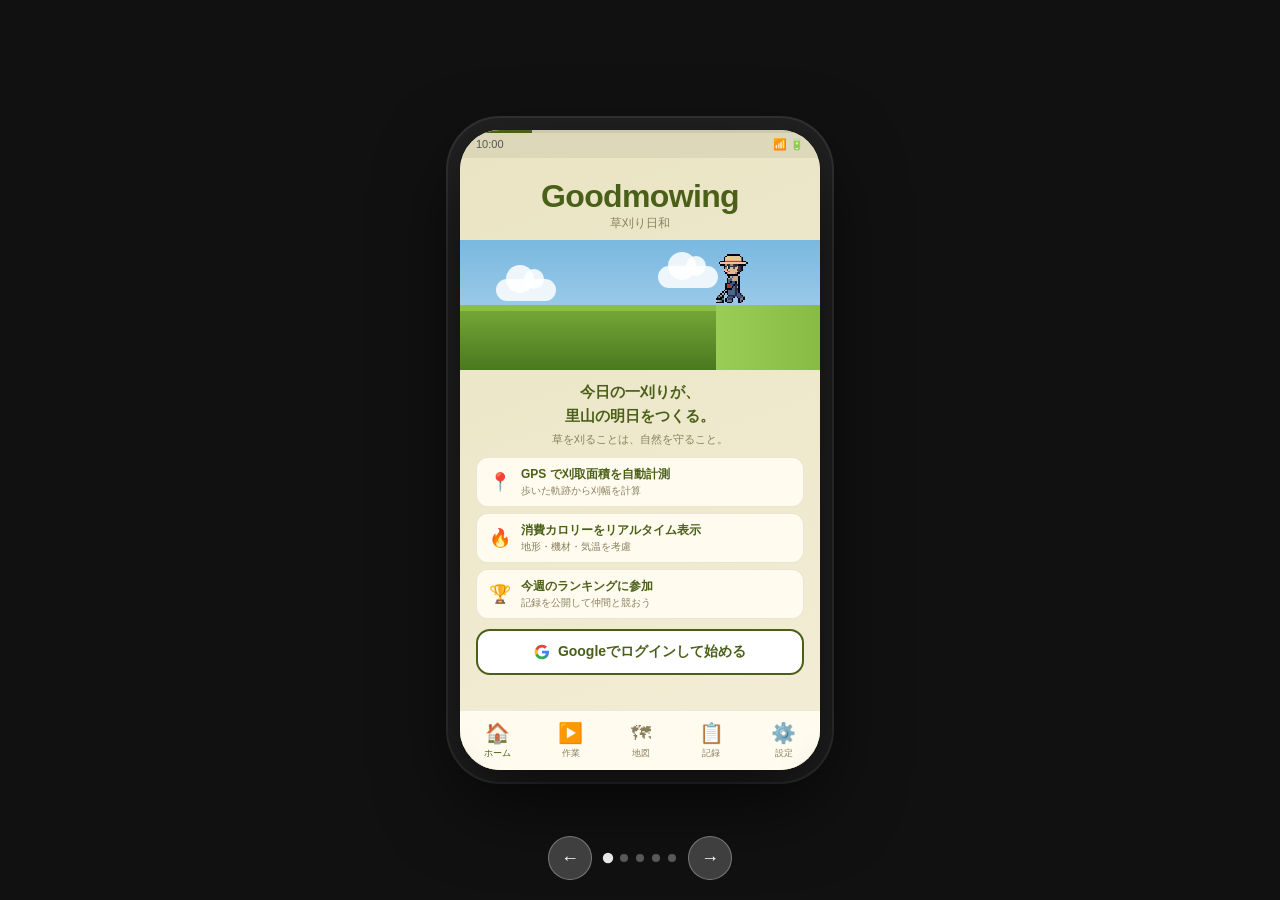
<file: demo.html>
<!DOCTYPE html>
<html lang="ja">
<head>
<meta charset="UTF-8">
<meta name="viewport" content="width=device-width, initial-scale=1.0">
<title>Goodmowing - デモムービー</title>
<style>
  * { margin:0; padding:0; box-sizing:border-box; }
  body { background:#111; display:flex; justify-content:center; align-items:center; min-height:100vh; font-family:'Noto Sans JP',sans-serif; overflow:hidden; }

  /* 16:9縦型 = 9:16 = 例えば 405x720 */
  .phone-wrap {
    width: 360px; height: 640px;
    position: relative; overflow: hidden;
    border-radius: 40px;
    box-shadow: 0 30px 80px rgba(0,0,0,.7), 0 0 0 12px #222, 0 0 0 14px #333;
    background: #f2edd5;
  }

  /* ── 各シーン ── */
  .scene {
    position: absolute; inset: 0;
    display: flex; flex-direction: column;
    align-items: center;
    opacity: 0;
    transition: opacity .6s ease;
    pointer-events: none;
  }
  .scene.active { opacity: 1; pointer-events: auto; }

  /* ステータスバー */
  .statusbar {
    width:100%; height:28px; background:rgba(0,0,0,.06);
    display:flex; align-items:center; justify-content:space-between;
    padding:0 16px; font-size:11px; color:#555; flex-shrink:0;
  }

  /* ナビバー */
  .navbar {
    position:absolute; bottom:0; left:0; right:0; height:60px;
    background:rgba(255,252,240,.95); border-top:1px solid rgba(74,82,24,.1);
    display:flex; align-items:center; justify-content:space-around;
    backdrop-filter:blur(8px);
  }
  .nav-item { display:flex;flex-direction:column;align-items:center;gap:2px;font-size:9px;color:#8a8060; }
  .nav-item.active { color:#4a6018; }
  .nav-icon { font-size:20px; }

  /* ── シーン1：デモ画面 ── */
  #scene-demo { background:linear-gradient(160deg,#eae4c4,#f2edd5); }
  .demo-logo { font-size:32px;font-weight:800;color:#4a6018;margin-top:20px;letter-spacing:-.02em; }
  .demo-sub { font-size:12px;color:#8a8060;margin-bottom:8px; }
  .demo-field {
    width:100%;height:130px;position:relative;overflow:hidden;
    background:linear-gradient(180deg,#7ab8e0,#b8daf0);flex-shrink:0;
  }
  .demo-ground {
    position:absolute;bottom:0;left:0;right:0;height:50%;
    background:linear-gradient(180deg,#78aa38,#4a7820);
  }
  .demo-ground-top { position:absolute;top:0;left:0;right:0;height:6px;background:#8abe48; }
  .demo-mowed { position:absolute;top:0;right:0;height:100%;background:linear-gradient(90deg,#9acd55,#88bb44);width:0%;transition:width 2s linear; }
  .demo-cloud { position:absolute;width:60px;height:22px;background:rgba(255,255,255,.85);border-radius:12px; }
  .demo-cloud::before,.demo-cloud::after { content:'';position:absolute;background:rgba(255,255,255,.85);border-radius:50%; }
  .demo-cloud::before { width:28px;height:28px;top:-14px;left:10px; }
  .demo-cloud::after  { width:20px;height:20px;top:-10px;left:28px; }
  .cloud1 { top:20%;left:55%;animation:cloudMove 8s linear infinite; }
  .cloud2 { top:30%;left:10%;animation:cloudMove 12s linear infinite; }
  @keyframes cloudMove { from{transform:translateX(0)} to{transform:translateX(80px)} }
  .demo-char-img {
    position:absolute;bottom:47%;image-rendering:pixelated;height:60px;width:auto;
    transition:left .3s linear;
  }
  .demo-catch { text-align:center;padding:10px 20px 0;font-size:15px;color:#4a6018;font-weight:700;line-height:1.6; }
  .demo-catch-sub { text-align:center;font-size:11px;color:#8a8060;padding:4px 20px 0; }
  .demo-features { width:calc(100% - 32px);margin:10px 0 0; display:flex;flex-direction:column;gap:6px; }
  .demo-feat { background:rgba(255,252,240,.95);border:1px solid rgba(74,82,24,.12);border-radius:12px;padding:8px 12px;display:flex;gap:10px;align-items:center;font-size:12px;font-weight:700;color:#4a6018; }
  .demo-feat-icon { font-size:18px; }
  .demo-feat-sub { font-size:10px;color:#8a8060;font-weight:400;margin-top:1px; }
  .google-btn {
    width:calc(100% - 32px);height:46px;margin-top:10px;
    background:#fff;border:2px solid #4a6018;border-radius:14px;
    display:flex;align-items:center;justify-content:center;gap:8px;
    font-size:14px;font-weight:700;color:#4a6018;cursor:pointer;
    animation:btnPulse 2s ease-in-out infinite;
  }
  @keyframes btnPulse { 0%,100%{box-shadow:0 0 0 0 rgba(74,82,24,.3)} 50%{box-shadow:0 0 0 8px rgba(74,82,24,0)} }

  /* ── シーン2：機材設定モーダル ── */
  #scene-modal { background:#f2edd5; }
  .modal-sheet {
    position:absolute;bottom:0;left:0;right:0;
    background:#fff;border-radius:24px 24px 0 0;
    padding:12px 16px 80px;
    box-shadow:0 -8px 40px rgba(0,0,0,.12);
  }
  .modal-handle { width:40px;height:4px;background:#ddd;border-radius:2px;margin:0 auto 10px; }
  .modal-title { font-size:16px;font-weight:800;color:#4a6018;text-align:center;margin-bottom:12px; }
  .form-label { font-size:10px;font-weight:700;color:#8a8060;letter-spacing:.06em;text-transform:uppercase;margin-bottom:6px; }
  .equip-grid { display:grid;grid-template-columns:repeat(3,1fr);gap:6px;margin-bottom:12px; }
  .equip-btn { background:#f8f6ee;border:1.5px solid rgba(74,82,24,.15);border-radius:10px;padding:8px 4px;font-size:10px;font-weight:700;color:#4a6018;text-align:center;cursor:pointer;transition:all .2s; }
  .equip-btn.selected { background:#4a6018;color:#fff;border-color:#4a6018; }
  .terrain-grid { display:grid;grid-template-columns:repeat(4,1fr);gap:5px;margin-bottom:8px; }
  .terrain-btn { background:#f8f6ee;border:1.5px solid rgba(74,82,24,.15);border-radius:8px;padding:6px 2px;font-size:9px;font-weight:700;color:#4a6018;text-align:center;cursor:pointer;transition:all .2s; }
  .terrain-btn.selected { background:#e87020;color:#fff;border-color:#e87020; }
  .terrain-guide-mini { background:#fafaf5;border:1px solid rgba(74,82,24,.1);border-radius:8px;padding:6px 8px;font-size:9px;color:#8a8060;line-height:1.6;margin-bottom:10px; }
  .action-row { display:flex;gap:8px; }
  .btn-start { flex:2;height:44px;background:#4a6018;color:#fff;border:none;border-radius:12px;font-size:14px;font-weight:700;cursor:pointer; }
  .btn-cancel { flex:1;height:44px;background:#f0ede0;color:#8a8060;border:none;border-radius:12px;font-size:12px;cursor:pointer; }

  /* ── シーン3：作業中 ── */
  #scene-work { background:#f2edd5; }
  .work-header { width:100%;padding:8px 16px;background:rgba(255,252,240,.9); }
  .work-label { font-size:10px;color:#8a8060;font-weight:700; }
  .work-equip { font-size:12px;color:#4a6018;font-weight:800; }
  .timer-wrap { text-align:center;padding:10px 0 6px; }
  .timer-ring {
    width:140px;height:140px;margin:0 auto;
    border:3px solid rgba(74,82,24,.2);border-radius:50%;
    background:rgba(255,252,240,.8);
    display:flex;flex-direction:column;align-items:center;justify-content:center;
    position:relative;
  }
  .timer-ring::before {
    content:'';position:absolute;inset:-3px;border-radius:50%;
    background:conic-gradient(#4a6018 var(--prog,0%), transparent 0%);
    z-index:-1;transition:--prog 1s linear;
  }
  .timer-num { font-size:38px;font-weight:800;color:#4a6018;font-family:monospace;letter-spacing:-.02em; }
  .timer-lbl { font-size:9px;color:#8a8060; }
  .gps-status { font-size:9px;color:#e87020;margin-top:2px; }
  .work-field {
    width:100%;height:120px;position:relative;overflow:hidden;
    background:linear-gradient(180deg,#7ab8e0,#b8daf0);flex-shrink:0;
  }
  .work-ground { position:absolute;bottom:0;left:0;right:0;height:50%;background:linear-gradient(180deg,#78aa38,#4a7820); }
  .work-ground-top { position:absolute;top:0;left:0;right:0;height:6px;background:#8abe48; }
  .work-mowed { position:absolute;top:0;right:0;height:100%;background:linear-gradient(90deg,#9acd55,#88bb44);width:0%;transition:width 3s linear; }
  .work-char { position:absolute;bottom:47%;image-rendering:pixelated;height:60px;width:auto;transition:left .3s linear; }
  .metrics { display:grid;grid-template-columns:repeat(3,1fr);gap:6px;padding:8px 12px 6px;width:100%; }
  .metric { background:rgba(255,252,240,.95);border:1px solid rgba(74,82,24,.1);border-radius:10px;padding:8px;text-align:center; }
  .metric-val { font-size:20px;font-weight:800;color:#4a6018; }
  .metric-unit { font-size:9px;color:#8a8060; }
  .metric-lbl { font-size:9px;color:#8a8060;margin-top:1px; }
  .work-controls { display:flex;gap:8px;padding:0 12px;width:100%;margin-top:4px; }
  .btn-pause { flex:1;height:44px;background:#f0ede0;border:none;border-radius:12px;font-size:13px;font-weight:700;color:#4a6018;cursor:pointer; }
  .btn-end { flex:2;height:44px;background:#c0392b;border:none;border-radius:12px;font-size:13px;font-weight:700;color:#fff;cursor:pointer; }

  /* ── シーン4：作業完了 ── */
  #scene-result { background:linear-gradient(160deg,#2a4a10,#4a6018); overflow-y:auto; }
  .result-congrats { font-size:10px;color:rgba(255,255,255,.7);text-align:center;padding-top:16px;letter-spacing:.06em; }
  .result-title { font-size:32px;font-weight:800;color:#9ee840;text-align:center;margin-bottom:4px; }
  .result-guts { display:flex;justify-content:center;margin:-4px 0 4px; }
  .result-guts img { height:80px;width:auto;image-rendering:pixelated;filter:drop-shadow(0 4px 12px rgba(0,0,0,.3)); }
  .result-card {
    width:calc(100% - 24px);background:rgba(255,255,255,.95);
    border-radius:16px;padding:12px 14px;margin:0 12px;
  }
  .result-date { font-size:10px;color:#8a8060;margin-bottom:4px; }
  .result-spot { font-size:14px;font-weight:800;color:#4a6018;margin-bottom:8px; }
  .result-tags { display:flex;gap:6px;flex-wrap:wrap;margin-bottom:10px; }
  .result-tag { padding:3px 10px;border-radius:20px;font-size:10px;font-weight:700; }
  .result-nums { display:grid;grid-template-columns:repeat(3,1fr);gap:6px;margin-bottom:8px; }
  .result-num { text-align:center; }
  .result-num-val { font-size:22px;font-weight:800;color:#4a6018; }
  .result-num-unit { font-size:9px;color:#8a8060; }
  .result-num-lbl { font-size:9px;color:#8a8060; }
  .result-beer { background:rgba(74,82,24,.05);border:1px solid rgba(74,82,24,.1);border-radius:10px;padding:8px;font-size:11px;color:#4a6018;text-align:center;margin-bottom:6px; }
  .share-area { width:calc(100% - 24px);margin:8px 12px 0; display:flex;flex-direction:column;gap:6px; }
  .btn-x { height:40px;background:#000;color:#fff;border:none;border-radius:10px;font-size:12px;font-weight:700;cursor:pointer;display:flex;align-items:center;justify-content:center;gap:6px; }
  .btn-insta { height:40px;background:linear-gradient(135deg,#f09433,#e6683c,#dc2743,#cc2366,#bc1888);color:#fff;border:none;border-radius:10px;font-size:12px;font-weight:700;cursor:pointer; }

  /* ── シーン5：インスタ画像 ── */
  #scene-insta { background:#111; display:flex;flex-direction:column;align-items:center;justify-content:center; }
  .insta-preview {
    width:180px;height:320px;background:linear-gradient(160deg,#2a4a10,#4a6018,#1a3008);
    border-radius:12px;overflow:hidden;position:relative;
    box-shadow:0 8px 32px rgba(0,0,0,.5);
    display:flex;flex-direction:column;align-items:center;
  }
  .insta-appname { font-size:14px;font-weight:800;color:#9ee840;margin-top:16px; }
  .insta-sub { font-size:8px;color:rgba(255,255,255,.5);margin-bottom:4px; }
  .insta-guts img { height:80px;image-rendering:pixelated; }
  .insta-nums { display:flex;gap:8px;margin-top:6px; }
  .insta-num { text-align:center; }
  .insta-num-val { font-size:16px;font-weight:800;color:#9ee840; }
  .insta-num-unit { font-size:7px;color:rgba(255,255,255,.5); }
  .insta-equip { font-size:8px;color:rgba(255,255,255,.7);margin-top:6px;text-align:center;padding:0 8px; }
  .insta-hash { font-size:7px;color:#9ee840;margin-top:4px;text-align:center; }
  .insta-grass { position:absolute;bottom:0;left:0;right:0;height:50px;background:linear-gradient(180deg,#6aaa28,#3a7010); }
  .insta-label { color:#fff;font-size:12px;margin-top:16px;opacity:.7; }
  .insta-saved { color:#9ee840;font-size:14px;font-weight:700;margin-top:8px; }

  /* タイトルオーバーレイ */
  .scene-title {
    position:absolute;bottom:70px;left:0;right:0;text-align:center;
    font-size:11px;font-weight:700;color:rgba(74,82,24,.5);letter-spacing:.08em;
    opacity:0;transition:opacity .5s;
  }
  .scene-title.show { opacity:1; }

  /* プログレスバー */
  .progress-bar {
    position:absolute;top:0;left:0;right:0;height:3px;background:rgba(74,82,24,.1);z-index:100;
  }
  .progress-fill { height:100%;background:#4a6018;width:0%;transition:width .5s; }

  /* アニメーション */
  @keyframes walkR { 0%,100%{transform:translateY(0)} 50%{transform:translateY(-3px)} }
  @keyframes walkL { 0%,100%{transform:translateY(0) scaleX(-1)} 50%{transform:translateY(-3px) scaleX(-1)} }
  @keyframes bounce { 0%,100%{transform:scale(1)} 50%{transform:scale(1.05)} }
  @keyframes fadeInUp { from{opacity:0;transform:translateY(20px)} to{opacity:1;transform:translateY(0)} }
  @keyframes timerTick { 0%{transform:scale(1)} 50%{transform:scale(1.02)} 100%{transform:scale(1)} }

  .fade-in { animation:fadeInUp .5s ease forwards; }
</style>
</head>
<body>

<div class="phone-wrap">
  <!-- プログレスバー -->
  <div class="progress-bar"><div class="progress-fill" id="progress"></div></div>

  <!-- ========== シーン1：デモ画面 ========== -->
  <div class="scene active" id="scene-demo">
    <div class="statusbar"><span>10:00</span><span>📶 🔋</span></div>
    <div class="demo-logo">Goodmowing</div>
    <div class="demo-sub">草刈り日和</div>
    <div class="demo-field">
      <div class="demo-cloud cloud1"></div>
      <div class="demo-cloud cloud2"></div>
      <div class="demo-ground">
        <div class="demo-ground-top"></div>
        <div class="demo-mowed" id="demo-mowed"></div>
      </div>
      <img class="demo-char-img" id="demo-char" src="[data-uri]" style="left:88%">
    </div>
    <div class="demo-catch">今日の一刈りが、<br>里山の明日をつくる。</div>
    <div class="demo-catch-sub">草を刈ることは、自然を守ること。</div>
    <div class="demo-features">
      <div class="demo-feat"><div class="demo-feat-icon">📍</div><div><div>GPS で刈取面積を自動計測</div><div class="demo-feat-sub">歩いた軌跡から刈幅を計算</div></div></div>
      <div class="demo-feat"><div class="demo-feat-icon">🔥</div><div><div>消費カロリーをリアルタイム表示</div><div class="demo-feat-sub">地形・機材・気温を考慮</div></div></div>
      <div class="demo-feat"><div class="demo-feat-icon">🏆</div><div><div>今週のランキングに参加</div><div class="demo-feat-sub">記録を公開して仲間と競おう</div></div></div>
    </div>
    <div class="google-btn">
      <svg width="16" height="16" viewBox="0 0 24 24"><path fill="#4285F4" d="M22.56 12.25c0-.78-.07-1.53-.2-2.25H12v4.26h5.92c-.26 1.37-1.04 2.53-2.21 3.31v2.77h3.57c2.08-1.92 3.28-4.74 3.28-8.09z"/><path fill="#34A853" d="M12 23c2.97 0 5.46-.98 7.28-2.66l-3.57-2.77c-.98.66-2.23 1.06-3.71 1.06-2.86 0-5.29-1.93-6.16-4.53H2.18v2.84C3.99 20.53 7.7 23 12 23z"/><path fill="#FBBC05" d="M5.84 14.09c-.22-.66-.35-1.36-.35-2.09s.13-1.43.35-2.09V7.07H2.18C1.43 8.55 1 10.22 1 12s.43 3.45 1.18 4.93l3.66-2.84z"/><path fill="#EA4335" d="M12 5.38c1.62 0 3.06.56 4.21 1.64l3.15-3.15C17.45 2.09 14.97 1 12 1 7.7 1 3.99 3.47 2.18 7.07l3.66 2.84c.87-2.6 3.3-4.53 6.16-4.53z"/></svg>
      Googleでログインして始める
    </div>
    <div class="navbar">
      <div class="nav-item active"><div class="nav-icon">🏠</div><span>ホーム</span></div>
      <div class="nav-item"><div class="nav-icon">▶️</div><span>作業</span></div>
      <div class="nav-item"><div class="nav-icon">🗺</div><span>地図</span></div>
      <div class="nav-item"><div class="nav-icon">📋</div><span>記録</span></div>
      <div class="nav-item"><div class="nav-icon">⚙️</div><span>設定</span></div>
    </div>
  </div>

  <!-- ========== シーン2：機材設定モーダル ========== -->
  <div class="scene" id="scene-modal">
    <div class="statusbar"><span>10:00</span><span>📶 🔋</span></div>
    <div style="flex:1;background:#f2edd5;width:100%"></div>
    <div class="modal-sheet">
      <div class="modal-handle"></div>
      <div class="modal-title">作業を開始 / Start Work</div>
      <div class="form-label">機材 / Equipment</div>
      <div class="equip-grid">
        <div class="equip-btn selected">🌀 刈払い機</div>
        <div class="equip-btn">🕷 スパイダー</div>
        <div class="equip-btn">🔨 ハンマー</div>
      </div>
      <div class="form-label">メーカー / Maker</div>
      <div class="equip-grid" style="grid-template-columns:repeat(3,1fr);margin-bottom:10px">
        <div class="equip-btn">マキタ</div>
        <div class="equip-btn selected" id="maker-shin">シンダイワ</div>
        <div class="equip-btn">共立</div>
      </div>
      <div class="form-label">地形・難易度 / Terrain</div>
      <div class="terrain-grid">
        <div class="terrain-btn">🟢 平地<br><small>0〜5°</small></div>
        <div class="terrain-btn selected" id="terrain-gentle">🟡 緩傾斜<br><small>5〜15°</small></div>
        <div class="terrain-btn">🟠 急傾斜<br><small>15〜30°</small></div>
        <div class="terrain-btn">🔴 激急斜<br><small>30°〜</small></div>
      </div>
      <div class="terrain-guide-mini">
        🟢 平地：田んぼ畦畔・道路沿い<br>
        🟡 緩傾斜：法面・果樹園（少し前傾み）<br>
        🟠 急傾斜：堤防（踏ん張らないと滑る）<br>
        🔴 激急：安全帯が必要なレベル
      </div>
      <div class="action-row">
        <button class="btn-start">▶ 作業開始！</button>
        <button class="btn-cancel">キャンセル</button>
      </div>
    </div>
  </div>

  <!-- ========== シーン3：作業中 ========== -->
  <div class="scene" id="scene-work">
    <div class="statusbar"><span>10:15</span><span>📶 🔋</span></div>
    <div class="work-header">
      <div class="work-label">作業中 / Working</div>
      <div class="work-equip">刈払い機 シンダイワ C230 ／ 緩傾斜 ★★☆☆</div>
    </div>
    <div class="timer-wrap">
      <div class="timer-ring">
        <div class="timer-num" id="timer-num">00:00</div>
        <div class="timer-lbl">経過時間</div>
        <div class="gps-status">📍 GPS計測中 ±3m</div>
      </div>
    </div>
    <div class="work-field">
      <div class="demo-cloud cloud1" style="width:50px;height:18px;top:15%;left:55%"></div>
      <div class="work-ground">
        <div class="work-ground-top"></div>
        <div class="work-mowed" id="work-mowed"></div>
      </div>
      <img class="work-char" id="work-char" src="[data-uri]" style="left:88%">
    </div>
    <div class="metrics">
      <div class="metric"><div class="metric-val" id="m-area">0.0</div><div class="metric-unit">a（推定）</div><div class="metric-lbl">刈取面積</div></div>
      <div class="metric"><div class="metric-val" id="m-kcal">0</div><div class="metric-unit">kcal</div><div class="metric-lbl">消費カロリー</div></div>
      <div class="metric"><div class="metric-val" id="m-eff">—</div><div class="metric-unit">a/h</div><div class="metric-lbl">作業効率</div></div>
    </div>
    <div class="work-controls">
      <button class="btn-pause">⏸ 休憩</button>
      <button class="btn-end">■ 作業終了 / END</button>
    </div>
    <div class="navbar">
      <div class="nav-item"><div class="nav-icon">🏠</div><span>ホーム</span></div>
      <div class="nav-item active"><div class="nav-icon">▶️</div><span>作業</span></div>
      <div class="nav-item"><div class="nav-icon">🗺</div><span>地図</span></div>
      <div class="nav-item"><div class="nav-icon">📋</div><span>記録</span></div>
      <div class="nav-item"><div class="nav-icon">⚙️</div><span>設定</span></div>
    </div>
  </div>

  <!-- ========== シーン4：作業完了 ========== -->
  <div class="scene" id="scene-result" style="overflow-y:hidden">
    <div class="statusbar" style="background:rgba(255,255,255,.1)"><span style="color:#fff">10:47</span><span style="color:#fff">📶 🔋</span></div>
    <div class="result-congrats">✨ おつかれさまでした！ / Great work!</div>
    <div class="result-title">作業完了！</div>
    <div class="result-guts"><img src="[data-uri]" alt=""></div>
    <div class="result-card">
      <div class="result-date">2026.04.28 TUE</div>
      <div class="result-spot">なつつばきキャンプ場</div>
      <div class="result-tags">
        <div class="result-tag" style="background:rgba(74,82,24,.1);color:#4a6018">🟡 緩傾斜 ★★☆☆</div>
        <div class="result-tag" style="background:rgba(74,82,24,.1);color:#4a6018">🌀 刈払い機</div>
      </div>
      <div class="result-nums">
        <div class="result-num"><div class="result-num-val">32</div><div class="result-num-unit">min</div><div class="result-num-lbl">作業時間</div></div>
        <div class="result-num"><div class="result-num-val">6.5</div><div class="result-num-unit">a</div><div class="result-num-lbl">刈取面積</div></div>
        <div class="result-num"><div class="result-num-val">130</div><div class="result-num-unit">kcal</div><div class="result-num-lbl">消費カロリー</div></div>
      </div>
      <div class="result-beer">🍺 缶ビール約0.7本分 ／ 🍚 ご飯約0.4杯分を消費！</div>
    </div>
    <div class="share-area">
      <button class="btn-x">𝕏 Xへシェア</button>
      <button class="btn-insta">📸 ストーリーズ用画像を作成</button>
    </div>
  </div>

  <!-- ========== シーン5：インスタ画像生成 ========== -->
  <div class="scene" id="scene-insta" style="background:#111">
    <div class="insta-preview">
      <div class="insta-appname">Goodmowing</div>
      <div class="insta-sub">草刈り日和</div>
      <div class="insta-guts"><img src="[data-uri]" alt=""></div>
      <div class="insta-nums">
        <div class="insta-num"><div class="insta-num-val">6.5</div><div class="insta-num-unit">a</div></div>
        <div class="insta-num"><div class="insta-num-val">130</div><div class="insta-num-unit">kcal</div></div>
        <div class="insta-num"><div class="insta-num-val">32</div><div class="insta-num-unit">min</div></div>
      </div>
      <div class="insta-equip">🌀 シンダイワ C230 ／ 緩傾斜 ★★☆☆</div>
      <div class="insta-hash">#草刈りトラッカー #Goodmowing #里山</div>
      <div class="insta-grass"></div>
    </div>
    <div class="insta-label">画像を生成中…</div>
    <div class="insta-saved" id="insta-saved" style="opacity:0">✓ 画像を保存しました！</div>
  </div>

</div>

<!-- 外部コントロール -->
<div style="position:fixed;bottom:20px;left:50%;transform:translateX(-50%);display:flex;gap:12px;z-index:999">
  <button onclick="prevScene()" style="width:44px;height:44px;background:rgba(255,255,255,.2);border:1px solid rgba(255,255,255,.3);border-radius:50%;color:#fff;font-size:18px;cursor:pointer">←</button>
  <div id="dot-wrap" style="display:flex;gap:8px;align-items:center"></div>
  <button onclick="nextScene()" style="width:44px;height:44px;background:rgba(255,255,255,.2);border:1px solid rgba(255,255,255,.3);border-radius:50%;color:#fff;font-size:18px;cursor:pointer">→</button>
</div>

<script>
const SCENES = ['scene-demo','scene-modal','scene-work','scene-result','scene-insta'];
const LABELS = ['① ログイン','② 機材・傾斜設定','③ GPS計測中','④ 作業完了','⑤ インスタシェア'];
let current = 0;
let autoTimer = null;
let sceneTimers = [];

// ドット
const dotWrap = document.getElementById('dot-wrap');
SCENES.forEach((_, i) => {
  const d = document.createElement('div');
  d.style.cssText = `width:8px;height:8px;border-radius:50%;background:rgba(255,255,255,${i===0?'0.9':'0.3'});transition:all .3s;cursor:pointer`;
  d.onclick = () => goTo(i);
  dotWrap.appendChild(d);
});

function updateDots() {
  dotWrap.querySelectorAll('div').forEach((d,i) => {
    d.style.background = i === current ? 'rgba(255,255,255,0.9)' : 'rgba(255,255,255,0.3)';
    d.style.transform = i === current ? 'scale(1.3)' : 'scale(1)';
  });
  document.getElementById('progress').style.width = ((current+1)/SCENES.length*100) + '%';
}

function goTo(idx) {
  sceneTimers.forEach(clearTimeout);
  sceneTimers = [];
  SCENES.forEach(id => document.getElementById(id).classList.remove('active'));
  current = idx;
  document.getElementById(SCENES[current]).classList.add('active');
  updateDots();
  runSceneAnimations(SCENES[current]);
  clearTimeout(autoTimer);
  autoTimer = setTimeout(() => { if(current < SCENES.length-1) goTo(current+1); }, 5000);
}

function nextScene() { if(current < SCENES.length-1) goTo(current+1); }
function prevScene() { if(current > 0) goTo(current-1); }

// シーン別アニメーション
function runSceneAnimations(id) {
  if (id === 'scene-demo') animDemo();
  if (id === 'scene-modal') animModal();
  if (id === 'scene-work') animWork();
  if (id === 'scene-result') animResult();
  if (id === 'scene-insta') animInsta();
}

function animDemo() {
  const char = document.getElementById('demo-char');
  const mowed = document.getElementById('demo-mowed');
  mowed.style.width = '0%';
  let pos = 88, dir = -1;
  const tick = setInterval(() => {
    pos += dir * 0.8;
    if (pos < 5) { pos=5; dir=1; char.style.transform='scaleX(-1)'; }
    if (pos > 88) { pos=88; dir=-1; char.style.transform='scaleX(1)'; }
    char.style.left = pos + '%';
    mowed.style.width = (100 - pos) + '%';
  }, 50);
  sceneTimers.push(setTimeout(() => clearInterval(tick), 5000));
}

function animModal() {
  // メーカー選択アニメ
  const makers = document.querySelectorAll('#scene-modal .equip-grid:nth-of-type(2) .equip-btn');
  sceneTimers.push(setTimeout(() => {
    document.getElementById('maker-shin').classList.add('selected');
  }, 800));
  // 地形選択アニメ
  sceneTimers.push(setTimeout(() => {
    document.querySelectorAll('.terrain-btn').forEach(b => b.classList.remove('selected'));
    document.getElementById('terrain-gentle').classList.add('selected');
  }, 1600));
}

function animWork() {
  const char = document.getElementById('work-char');
  const mowed = document.getElementById('work-mowed');
  const timerEl = document.getElementById('timer-num');
  const areaEl = document.getElementById('m-area');
  const kcalEl = document.getElementById('m-kcal');
  const effEl = document.getElementById('m-eff');
  mowed.style.width = '0%';
  char.style.left = '88%';
  char.style.transform = 'scaleX(1)';

  let sec = 0, pos = 88, dir = -1, mowW = 0;
  const tick = setInterval(() => {
    sec++;
    const m = String(Math.floor(sec/60)).padStart(2,'0');
    const s = String(sec%60).padStart(2,'0');
    timerEl.textContent = m + ':' + s;
    pos += dir * 0.7;
    if (pos < 5) { pos=5; dir=1; char.style.transform='scaleX(-1)'; }
    if (pos > 88) { pos=88; dir=-1; char.style.transform='scaleX(1)'; }
    char.style.left = pos + '%';
    mowW = Math.min(100 - pos, 95);
    mowed.style.width = mowW + '%';
    const area = (sec * 0.002).toFixed(1);
    areaEl.textContent = area;
    kcalEl.textContent = Math.floor(sec * 0.07);
    effEl.textContent = sec > 5 ? (parseFloat(area) / (sec/3600)).toFixed(1) : '—';
  }, 100);
  sceneTimers.push(setTimeout(() => clearInterval(tick), 5000));
}

function animResult() {
  // ガッツポーズのバウンス
  const guts = document.querySelector('#scene-result .result-guts img');
  if (guts) guts.style.animation = 'bounce 1s ease-in-out 3';
}

function animInsta() {
  const label = document.querySelector('#scene-insta .insta-label');
  const saved = document.getElementById('insta-saved');
  if (label) label.textContent = '📸 画像を生成中…';
  sceneTimers.push(setTimeout(() => {
    if (label) label.textContent = '✅ 生成完了！';
    saved.style.opacity = '1';
    saved.style.transition = 'opacity .5s';
  }, 1500));
}

// スタート
goTo(0);

// キーボード操作
document.addEventListener('keydown', e => {
  if (e.key === 'ArrowRight') nextScene();
  if (e.key === 'ArrowLeft') prevScene();
});
</script>
</body>
</html>
</file>
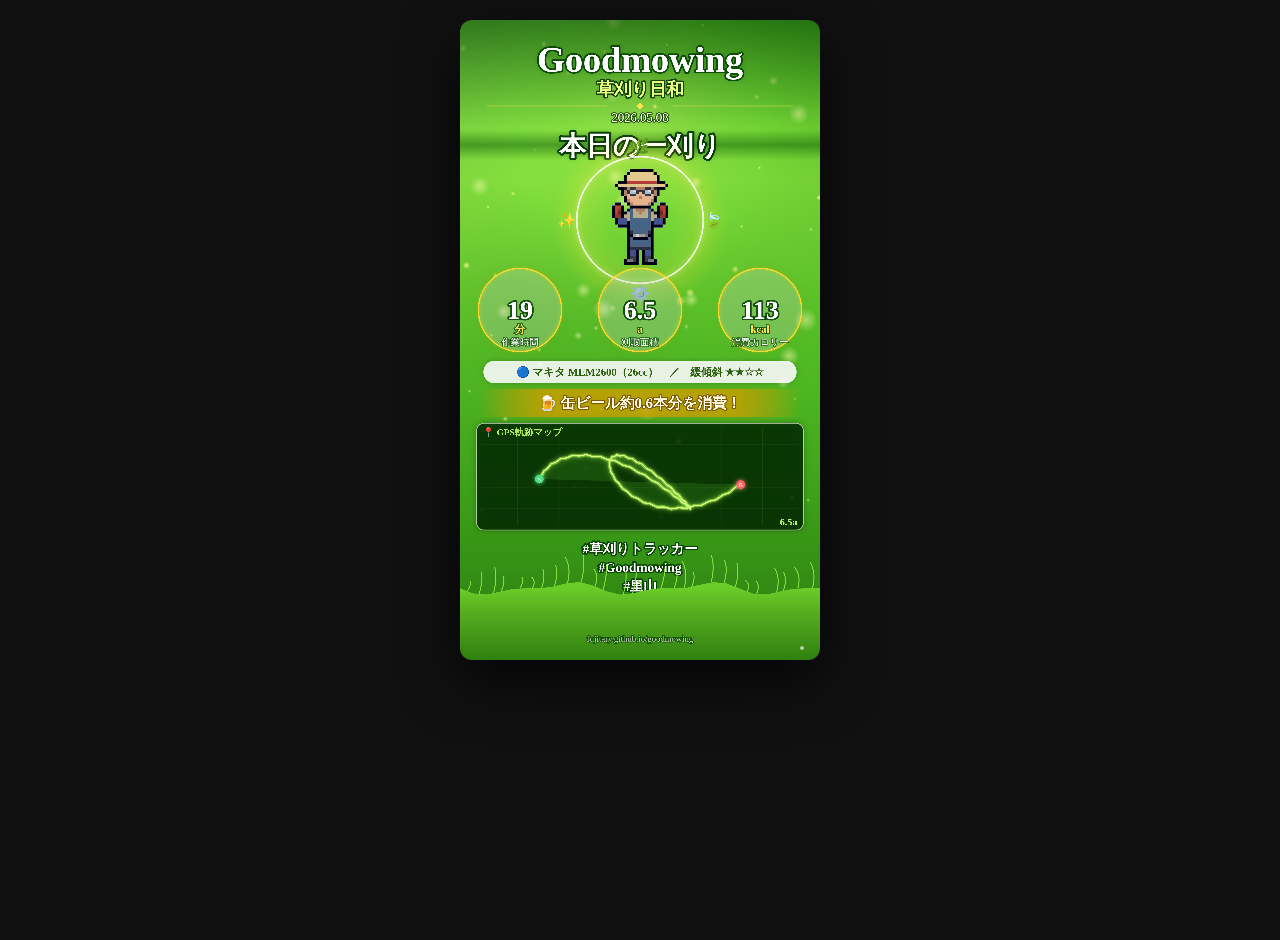
<file: story_preview.html>
<!DOCTYPE html>
<html><head><meta charset="UTF-8"><title>Goodmowing ストーリーズプレビュー</title>
<style>body{margin:0;background:#111;display:flex;justify-content:center;padding:20px;min-height:100vh}</style>
</head><body>
<canvas id="c" width="1080" height="1920" style="width:360px;height:640px;border-radius:12px;box-shadow:0 20px 60px rgba(0,0,0,.8)"></canvas>
<script>
const CHAR_IMG_GUTS='[data-uri]';
const r={date:'2026-05-08',spotName:'なつつばきキャンプ場',workDuration:1140,area:650,calories:113,terrain:'gentle',gpsPoints:[{"lat": 35.07204, "lon": 133.92101}, {"lat": 35.072059630650216, "lon": 133.92102548671556}, {"lat": 35.0720981623457, "lon": 133.92104639387765}, {"lat": 35.07211489254143, "lon": 133.92107258974855}, {"lat": 35.07214916305126, "lon": 133.92110387871313}, {"lat": 35.07216037625469, "lon": 133.92114000364137}, {"lat": 35.072188009812265, "lon": 133.92118064899404}, {"lat": 35.07219162952726, "lon": 133.92122544463388}, {"lat": 35.07221090003709, "lon": 133.92127397029603}, {"lat": 35.07220559307105, "lon": 133.9213257606641}, {"lat": 35.07221559307105, "lon": 133.92138031099032}, {"lat": 35.072200900037096, "lon": 133.92143708319185}, {"lat": 35.072201629527264, "lon": 133.9214955123499}, {"lat": 35.07217800981227, "lon": 133.92155501353278}, {"lat": 35.072170376254704, "lon": 133.9216149888608}, {"lat": 35.07213916305127, "lon": 133.92167483472747}, {"lat": 35.07212489254144, "lon": 133.92173394909}, {"lat": 35.072088162345715, "lon": 133.92179173874075}, {"lat": 35.072069630650226, "lon": 133.92184762647204}, {"lat": 35.072030000000005, "lon": 133.92190105804775}, {"lat": 35.072010000000006, "lon": 133.92195150889748}, {"lat": 35.071970369349785, "lon": 133.92199849045224}, {"lat": 35.0719518376543, "lon": 133.9220415560455}, {"lat": 35.07191510745857, "lon": 133.92208030630812}, {"lat": 35.07190083694874, "lon": 133.92211439399182}, {"lat": 35.07186962374531, "lon": 133.92214352816345}, {"lat": 35.07186199018774, "lon": 133.92216747771874}, {"lat": 35.07183837047275, "lon": 133.92218607417377}, {"lat": 35.071839099962915, "lon": 133.92219921369974}, {"lat": 35.07182440692896, "lon": 133.9222068583772}, {"lat": 35.071834406928964, "lon": 133.92220903665395}, {"lat": 35.07182909996292, "lon": 133.92220584300145}, {"lat": 35.07184837047275, "lon": 133.9221974367738}, {"lat": 35.071851990187746, "lon": 133.9221840402831}, {"lat": 35.07187962374532, "lon": 133.9221659361142}, {"lat": 35.071890836948754, "lon": 133.9221434637118}, {"lat": 35.07192510745858, "lon": 133.9221170152804}, {"lat": 35.07194183765431, "lon": 133.92208703104748}, {"lat": 35.071980369349795, "lon": 133.92205399394612}, {"lat": 35.07200000000001, "lon": 133.92201842378228}, {"lat": 35.07204000000001, "lon": 133.92198087095647}, {"lat": 35.07205963065022, "lon": 133.92194190981596}, {"lat": 35.07209816234571, "lon": 133.92190213171773}, {"lat": 35.072114892541435, "lon": 133.9218621378861}, {"lat": 35.072149163051265, "lon": 133.92182253215105}, {"lat": 35.0721603762547, "lon": 133.92178391365505}, {"lat": 35.07218800981227, "lon": 133.9217468696166}, {"lat": 35.07219162952727, "lon": 133.92171196823782}, {"lat": 35.0722109000371, "lon": 133.92167975184154}, {"lat": 35.072205593071054, "lon": 133.92165073032118}, {"lat": 35.07221559307106, "lon": 133.9216253749821}, {"lat": 35.0722009000371, "lon": 133.9216041128493}, {"lat": 35.07220162952727, "lon": 133.92158732150955}, {"lat": 35.072178009812276, "lon": 133.92157532455104}, {"lat": 35.07217037625471, "lon": 133.92156838765504}, {"lat": 35.072139163051276, "lon": 133.92156671538686}, {"lat": 35.072124892541446, "lon": 133.9215704487252}, {"lat": 35.07208816234572, "lon": 133.92157966335932}, {"lat": 35.07206963065023, "lon": 133.921594368775}, {"lat": 35.07203000000001, "lon": 133.92161450813978}, {"lat": 35.07201000000001, "lon": 133.9216399589895}, {"lat": 35.07197036934979, "lon": 133.92167053470743}, {"lat": 35.071951837654304, "lon": 133.92170598677822}, {"lat": 35.07191510745858, "lon": 133.9217460077895}, {"lat": 35.07190083694875, "lon": 133.92179023514478}, {"lat": 35.071869623745314, "lon": 133.92183825544308}, {"lat": 35.07186199018775, "lon": 133.9218896094718}, {"lat": 35.071838370472754, "lon": 133.9219437977533}, {"lat": 35.07183909996292, "lon": 133.9220002865776}, {"lat": 35.07182440692897, "lon": 133.9220585144485}, {"lat": 35.07183440692897, "lon": 133.92211789886554}, {"lat": 35.071829099962926, "lon": 133.9221778433593}, {"lat": 35.07184837047276, "lon": 133.9222377446957}, {"lat": 35.07185199018775, "lon": 133.92229700016202}, {"lat": 35.071879623745325, "lon": 133.9223550148463}, {"lat": 35.07189083694876, "lon": 133.92241120882292}, {"lat": 35.07192510745859, "lon": 133.92246502415693}, {"lat": 35.071941837654315, "lon": 133.9225159316428}, {"lat": 35.0719803693498, "lon": 133.9225634371963}, {"lat": 35.07200000000002, "lon": 133.92260708782197}]};
const equipLabel='マキタ MEM2600（26cc）';
const terrainLabel='緩傾斜 ★★☆☆';

function shadow(ctx, color='rgba(0,0,0,0.7)', blur=18){ctx.shadowColor=color;ctx.shadowBlur=blur;}
function clearShadow(ctx){ctx.shadowColor='transparent';ctx.shadowBlur=0;}

// テキストに縁取り（視認性UP）
function strokeText(ctx, text, x, y, strokeColor='rgba(0,0,0,0.6)', strokeW=8){
  ctx.save();
  ctx.strokeStyle=strokeColor;ctx.lineWidth=strokeW;ctx.lineJoin='round';
  ctx.strokeText(text,x,y);
  ctx.restore();
}

async function draw(){
  const canvas=document.getElementById('c');
  const ctx=canvas.getContext('2d');
  const W=1080,H=1920;

  // ── 背景 ──
  const bg=ctx.createLinearGradient(0,0,0,H);
  bg.addColorStop(0,'#4ab820');bg.addColorStop(0.25,'#78d835');bg.addColorStop(0.5,'#55c025');bg.addColorStop(0.75,'#3da018');bg.addColorStop(1,'#2a7a10');
  ctx.fillStyle=bg;ctx.fillRect(0,0,W,H);
  const radGlow=ctx.createRadialGradient(W*0.5,H*0.15,0,W*0.5,H*0.15,W*0.9);
  radGlow.addColorStop(0,'rgba(220,255,120,0.35)');radGlow.addColorStop(0.4,'rgba(150,255,80,0.15)');radGlow.addColorStop(1,'rgba(0,0,0,0)');
  ctx.fillStyle=radGlow;ctx.fillRect(0,0,W,H);
  const shine=ctx.createLinearGradient(0,0,W*0.7,H*0.5);
  shine.addColorStop(0,'rgba(255,255,200,0.20)');shine.addColorStop(0.4,'rgba(200,255,100,0.10)');shine.addColorStop(1,'rgba(0,0,0,0)');
  ctx.fillStyle=shine;ctx.fillRect(0,0,W,H);
  for(let i=0;i<20;i++){const sx=Math.random()*W,sy=Math.random()*H*0.7,sr=3+Math.random()*6;const sg=ctx.createRadialGradient(sx,sy,0,sx,sy,sr*4);sg.addColorStop(0,'rgba(255,255,180,0.5)');sg.addColorStop(1,'rgba(255,255,180,0)');ctx.fillStyle=sg;ctx.beginPath();ctx.arc(sx,sy,sr*4,0,Math.PI*2);ctx.fill();}

  // ホタル
  for(let i=0;i<40;i++){
    const px=Math.random()*W,py=Math.random()*H*0.8,pr=1.5+Math.random()*3,alpha=0.4+Math.random()*0.5;
    const grd=ctx.createRadialGradient(px,py,0,px,py,pr*3);
    grd.addColorStop(0,`rgba(255,255,150,${alpha})`);grd.addColorStop(1,'rgba(255,255,150,0)');
    ctx.fillStyle=grd;ctx.beginPath();ctx.arc(px,py,pr*3,0,Math.PI*2);ctx.fill();
  }

  ctx.textAlign='center';

  // ── タイトルエリア：半透明ダーク帯 ──
  const titleBg=ctx.createLinearGradient(0,0,0,320);
  titleBg.addColorStop(0,'rgba(0,60,0,0.55)');titleBg.addColorStop(1,'rgba(0,60,0,0.0)');
  ctx.fillStyle=titleBg;ctx.fillRect(0,0,W,320);

  // Goodmowing
  ctx.font='bold 108px serif';
  strokeText(ctx,'Goodmowing',W/2,155,'rgba(0,50,0,0.8)',10);
  ctx.save();shadow(ctx,'rgba(0,100,0,0.5)',20);
  ctx.fillStyle='#ffffff';ctx.fillText('Goodmowing',W/2,155);ctx.restore();

  // 草刈り日和
  ctx.font='bold 52px serif';
  strokeText(ctx,'草刈り日和',W/2,225,'rgba(0,50,0,0.8)',8);
  ctx.save();shadow(ctx,'rgba(0,0,0,0.4)',10);
  ctx.fillStyle='#e8ff80';ctx.fillText('草刈り日和',W/2,225);ctx.restore();

  // 区切り線（ゴールド）
  ctx.save();
  ctx.strokeStyle='rgba(255,230,80,0.8)';ctx.lineWidth=2.5;
  ctx.beginPath();ctx.moveTo(80,258);ctx.lineTo(440,258);ctx.stroke();
  ctx.beginPath();ctx.moveTo(640,258);ctx.lineTo(1000,258);ctx.stroke();
  // ダイヤ
  ctx.fillStyle='#ffe050';ctx.save();ctx.translate(540,258);ctx.rotate(Math.PI/4);ctx.fillRect(-7,-7,14,14);ctx.restore();
  ctx.restore();

  // 日付
  ctx.font='38px serif';
  strokeText(ctx,'2026.05.08',W/2,305,'rgba(0,50,0,0.7)',6);
  ctx.save();shadow(ctx,'rgba(0,0,0,0.3)',8);
  ctx.fillStyle='#fffde0';ctx.fillText('2026.05.08',W/2,305);ctx.restore();

  // ── 「本日の一刈り」── 背景帯付き
  ctx.save();
  const ttlBg=ctx.createLinearGradient(0,330,0,420);
  ttlBg.addColorStop(0,'rgba(0,80,0,0.0)');ttlBg.addColorStop(0.5,'rgba(0,80,0,0.45)');ttlBg.addColorStop(1,'rgba(0,80,0,0.0)');
  ctx.fillStyle=ttlBg;ctx.fillRect(0,330,W,90);ctx.restore();
  ctx.font='bold 80px serif';
  strokeText(ctx,'本日の一刈り',W/2,405,'rgba(0,60,0,0.9)',12);
  ctx.save();shadow(ctx,'rgba(0,0,0,0.5)',16);
  ctx.fillStyle='#ffffff';ctx.fillText('本日の一刈り',W/2,405);ctx.restore();

  // 光輪
  const cx=W/2,cy=600,ringR=190;
  const glowGrd=ctx.createRadialGradient(cx,cy,ringR*0.5,cx,cy,ringR*1.4);
  glowGrd.addColorStop(0,'rgba(255,240,80,0.0)');glowGrd.addColorStop(0.6,'rgba(255,230,50,0.20)');glowGrd.addColorStop(1,'rgba(255,230,50,0.0)');
  ctx.fillStyle=glowGrd;ctx.beginPath();ctx.arc(cx,cy,ringR*1.4,0,Math.PI*2);ctx.fill();
  // 白いリング
  ctx.save();ctx.strokeStyle='rgba(255,255,255,0.8)';ctx.lineWidth=5;
  ctx.shadowColor='rgba(255,255,200,0.8)';ctx.shadowBlur=20;
  ctx.beginPath();ctx.arc(cx,cy,ringR,0,Math.PI*2);ctx.stroke();ctx.restore();
  ['🌿','🍃','⚙️','✨'].forEach((em,i)=>{
    const angle=(i/4)*Math.PI*2-Math.PI/2;
    ctx.font='46px serif';ctx.fillText(em,cx+Math.cos(angle)*(ringR+30),cy+Math.sin(angle)*(ringR+30)+16);
  });

  // キャラ
  const img=new Image();
  await new Promise((res,rej)=>{img.onload=res;img.onerror=rej;img.src=CHAR_IMG_GUTS;});
  const ch=320,cw=img.width*ch/img.height;
  ctx.imageSmoothingEnabled=false;
  ctx.drawImage(img,W/2-cw/2,cy-ch/2-10,cw,ch);

  // ── 数値バッジ（白背景で視認性UP） ──
  const mins=Math.floor(r.workDuration/60);
  const metrics=[{val:`${mins}`,unit:'分',lbl:'作業時間'},{val:'6.5',unit:'a',lbl:'刈取面積'},{val:`${r.calories}`,unit:'kcal',lbl:'消費カロリー'}];
  const metY=870;
  metrics.forEach((m,i)=>{
    const mx=180+i*360;
    // 白い円背景（くっきり）
    ctx.save();ctx.shadowColor='rgba(0,0,0,0.3)';ctx.shadowBlur=24;
    ctx.fillStyle='rgba(255,255,255,0.22)';
    ctx.beginPath();ctx.arc(mx,metY,125,0,Math.PI*2);ctx.fill();ctx.restore();
    // ゴールドリング
    ctx.save();ctx.strokeStyle='rgba(255,220,50,0.9)';ctx.lineWidth=4;
    ctx.shadowColor='rgba(255,200,0,0.6)';ctx.shadowBlur=12;
    ctx.beginPath();ctx.arc(mx,metY,125,0,Math.PI*2);ctx.stroke();ctx.restore();
    // 数値（白・縁取り）
    ctx.font=`bold ${m.val.length>4?62:78}px serif`;
    strokeText(ctx,m.val,mx,metY+26,'rgba(0,60,0,0.8)',10);
    ctx.save();shadow(ctx,'rgba(0,0,0,0.3)',6);
    ctx.fillStyle='#ffffff';ctx.fillText(m.val,mx,metY+26);ctx.restore();
    // 単位
    ctx.font='bold 32px serif';
    strokeText(ctx,m.unit,mx,metY+68,'rgba(0,60,0,0.7)',6);
    ctx.fillStyle='#ffe050';ctx.fillText(m.unit,mx,metY+68);
    // ラベル
    ctx.font='28px serif';
    strokeText(ctx,m.lbl,mx,metY+106,'rgba(0,60,0,0.6)',5);
    ctx.fillStyle='#ffffff';ctx.fillText(m.lbl,mx,metY+106);
  });

  // ── 機材バッジ（白背景帯） ──
  ctx.save();
  ctx.fillStyle='rgba(255,255,255,0.88)';
  ctx.shadowColor='rgba(0,0,0,0.2)';ctx.shadowBlur=16;
  ctx.beginPath();ctx.roundRect(70,1022,940,68,34);ctx.fill();ctx.restore();
  ctx.font='bold 32px serif';ctx.fillStyle='#2a6010';
  ctx.fillText(`🔵 ${equipLabel}　／　${terrainLabel}`,W/2,1067);

  // ── 缶ビール（ゴールド帯） ──
  ctx.save();
  const beerBg=ctx.createLinearGradient(60,1108,1020,1108);
  beerBg.addColorStop(0,'rgba(200,160,0,0.0)');beerBg.addColorStop(0.2,'rgba(200,160,0,0.75)');beerBg.addColorStop(0.8,'rgba(200,160,0,0.75)');beerBg.addColorStop(1,'rgba(200,160,0,0.0)');
  ctx.fillStyle=beerBg;ctx.shadowColor='rgba(200,150,0,0.5)';ctx.shadowBlur=16;
  ctx.beginPath();ctx.roundRect(60,1106,960,86,20);ctx.fill();ctx.restore();
  const beers=(r.calories/200).toFixed(1);
  ctx.font='bold 44px serif';
  strokeText(ctx,`🍺 缶ビール約${beers}本分を消費！`,W/2,1164,'rgba(100,50,0,0.6)',6);
  ctx.save();shadow(ctx,'rgba(0,0,0,0.2)',6);
  ctx.fillStyle='#fff8e0';ctx.fillText(`🍺 缶ビール約${beers}本分を消費！`,W/2,1164);ctx.restore();

  // ── GPS地図（白枠・濃い背景） ──
  const gpsPoints=r.gpsPoints||[];
  const mapX=50,mapY=1210,mapW=980,mapH=320;
  // 地図背景（濃いめで軌跡を際立たせる）
  ctx.save();ctx.shadowColor='rgba(0,0,0,0.4)';ctx.shadowBlur=20;
  ctx.fillStyle='rgba(0,40,0,0.80)';
  ctx.beginPath();ctx.roundRect(mapX,mapY,mapW,mapH,22);ctx.fill();ctx.restore();
  // 白枠
  ctx.save();ctx.strokeStyle='rgba(255,255,255,0.6)';ctx.lineWidth=2.5;
  ctx.beginPath();ctx.roundRect(mapX,mapY,mapW,mapH,22);ctx.stroke();ctx.restore();
  // グリッド
  ctx.strokeStyle='rgba(158,232,64,0.1)';ctx.lineWidth=1;
  for(let gi=1;gi<5;gi++){const gy=mapY+gi*mapH/5;ctx.beginPath();ctx.moveTo(mapX+14,gy);ctx.lineTo(mapX+mapW-14,gy);ctx.stroke();}
  for(let gi=1;gi<8;gi++){const gx=mapX+gi*mapW/8;ctx.beginPath();ctx.moveTo(gx,mapY+14);ctx.lineTo(gx,mapY+mapH-14);ctx.stroke();}
  // タイトル
  ctx.font='bold 28px serif';ctx.fillStyle='rgba(200,255,100,0.9)';ctx.textAlign='left';
  ctx.fillText('📍 GPS軌跡マップ',mapX+18,mapY+36);ctx.textAlign='center';

  if(gpsPoints.length>2){
    const lats=gpsPoints.map(p=>p.lat),lons=gpsPoints.map(p=>p.lon);
    const minLat=Math.min(...lats),maxLat=Math.max(...lats),minLon=Math.min(...lons),maxLon=Math.max(...lons);
    const pad=0.18,latR=(maxLat-minLat)||0.0001,lonR=(maxLon-minLon)||0.0001;
    const da={x:mapX+18,y:mapY+48,w:mapW-36,h:mapH-65};
    const toX=lon=>da.x+(lon-minLon)/lonR*da.w*(1-pad*2)+da.w*pad;
    const toY=lat=>da.y+(maxLat-lat)/latR*da.h*(1-pad*2)+da.h*pad;
    // 面積塗り
    ctx.save();ctx.fillStyle='rgba(100,220,50,0.15)';
    ctx.beginPath();gpsPoints.forEach((p,i)=>i===0?ctx.moveTo(toX(p.lon),toY(p.lat)):ctx.lineTo(toX(p.lon),toY(p.lat)));
    ctx.closePath();ctx.fill();ctx.restore();
    // グロー軌跡
    ctx.save();ctx.shadowColor='#b8ff60';ctx.shadowBlur=18;
    ctx.strokeStyle='rgba(180,255,80,0.4)';ctx.lineWidth=10;ctx.lineCap='round';ctx.lineJoin='round';
    ctx.beginPath();gpsPoints.forEach((p,i)=>i===0?ctx.moveTo(toX(p.lon),toY(p.lat)):ctx.lineTo(toX(p.lon),toY(p.lat)));ctx.stroke();
    ctx.strokeStyle='#d8ff80';ctx.lineWidth=3.5;ctx.shadowBlur=8;
    ctx.beginPath();gpsPoints.forEach((p,i)=>i===0?ctx.moveTo(toX(p.lon),toY(p.lat)):ctx.lineTo(toX(p.lon),toY(p.lat)));ctx.stroke();
    ctx.restore();
    // S・Gマーカー
    const sp=gpsPoints[0],ep=gpsPoints[gpsPoints.length-1];
    ctx.save();ctx.shadowColor='#4ade80';ctx.shadowBlur=14;
    ctx.fillStyle='#4ade80';ctx.beginPath();ctx.arc(toX(sp.lon),toY(sp.lat),13,0,Math.PI*2);ctx.fill();ctx.restore();
    ctx.fillStyle='#fff';ctx.font='bold 17px serif';ctx.fillText('S',toX(sp.lon),toY(sp.lat)+7);
    ctx.save();ctx.shadowColor='#ff8080';ctx.shadowBlur=14;
    ctx.fillStyle='#ff6060';ctx.beginPath();ctx.arc(toX(ep.lon),toY(ep.lat),13,0,Math.PI*2);ctx.fill();ctx.restore();
    ctx.fillStyle='#fff';ctx.font='bold 17px serif';ctx.fillText('G',toX(ep.lon),toY(ep.lat)+7);
    // 面積ラベル
    ctx.font='bold 30px serif';ctx.fillStyle='rgba(200,255,100,0.95)';ctx.textAlign='right';
    ctx.fillText(`${((r.area||0)/100).toFixed(1)}a`,mapX+mapW-18,mapY+mapH-14);ctx.textAlign='center';
  }

  // ── ハッシュタグ（白・黒縁取り） ──
  ctx.font='bold 40px serif';
  ['#草刈りトラッカー','#Goodmowing','#里山'].forEach((tag,i)=>{
    const ty=1600+i*56;
    strokeText(ctx,tag,W/2,ty,'rgba(0,60,0,0.8)',8);
    ctx.save();shadow(ctx,'rgba(0,0,0,0.3)',8);
    ctx.fillStyle='#ffffff';ctx.fillText(tag,W/2,ty);ctx.restore();
  });

  // ── 草原 ──
  const grassY=H*0.888;
  const grassGrd=ctx.createLinearGradient(0,grassY,0,H);
  grassGrd.addColorStop(0,'#6acc28');grassGrd.addColorStop(0.3,'#58b020');grassGrd.addColorStop(1,'#308010');
  ctx.fillStyle=grassGrd;ctx.beginPath();ctx.moveTo(0,grassY+20);
  for(let x=0;x<=W;x+=40) ctx.lineTo(x,grassY+Math.sin(x*0.015)*14+Math.sin(x*0.03)*8);
  ctx.lineTo(W,H);ctx.lineTo(0,H);ctx.closePath();ctx.fill();
  ctx.strokeStyle='#88dd40';ctx.lineWidth=3;
  for(let i=0;i<28;i++){
    const gx=(i/28)*W+Math.random()*28,gy=grassY+Math.sin(gx*0.015)*14+Math.sin(gx*0.03)*8,gh=30+Math.random()*55;
    ctx.beginPath();ctx.moveTo(gx,gy);ctx.quadraticCurveTo(gx+12,gy-gh*0.6,gx+(Math.random()-0.5)*24,gy-gh);ctx.stroke();
  }

  // フッター
  ctx.font='26px serif';
  strokeText(ctx,'fujitary.github.io/goodmowing',W/2,1865,'rgba(0,60,0,0.6)',5);
  ctx.save();shadow(ctx,'rgba(0,0,0,0.3)',6);
  ctx.fillStyle='rgba(255,255,255,0.65)';ctx.fillText('fujitary.github.io/goodmowing',W/2,1865);ctx.restore();
  ctx.font='30px serif';ctx.fillStyle='rgba(255,255,255,0.6)';ctx.fillText('✦',W-55,1895);
}
draw();
</script></body></html>
</file>
